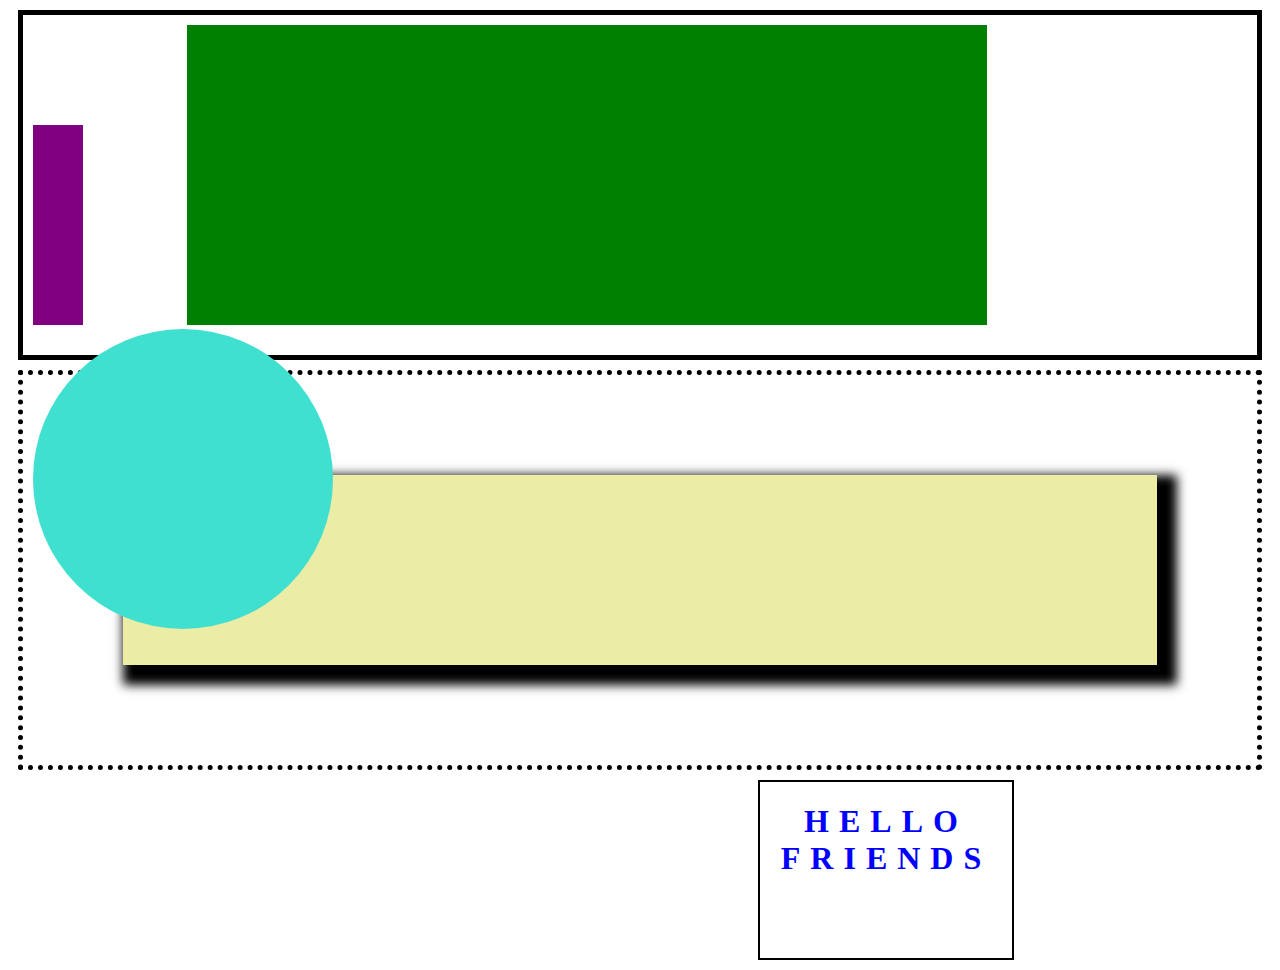
<file: second/index.html>
<!DOCTYPE html>
<html lang="en">
<head>
    <meta charset="UTF-8">
    <meta name="viewport" content="width=device-width, initial-scale=1.0">
    <link rel="stylesheet" href="index.css">
    <title>Second</title>
</head>
<body>
    <body>
        <div class="topbox">
          <div class="shapeone">
            
          </div>
          <div class="shapetwo">
            
          </div>
          <div class="shapethree">
            
          </div>
        </div>
        <div class="middlebox">
            <div class="shapefour">
              
            </div>
        </div>
        <div class="bottombox">
          <h1>HELLO FRIENDS</h1>
        </div>
      </body>
    
</body>
</html>
</file>
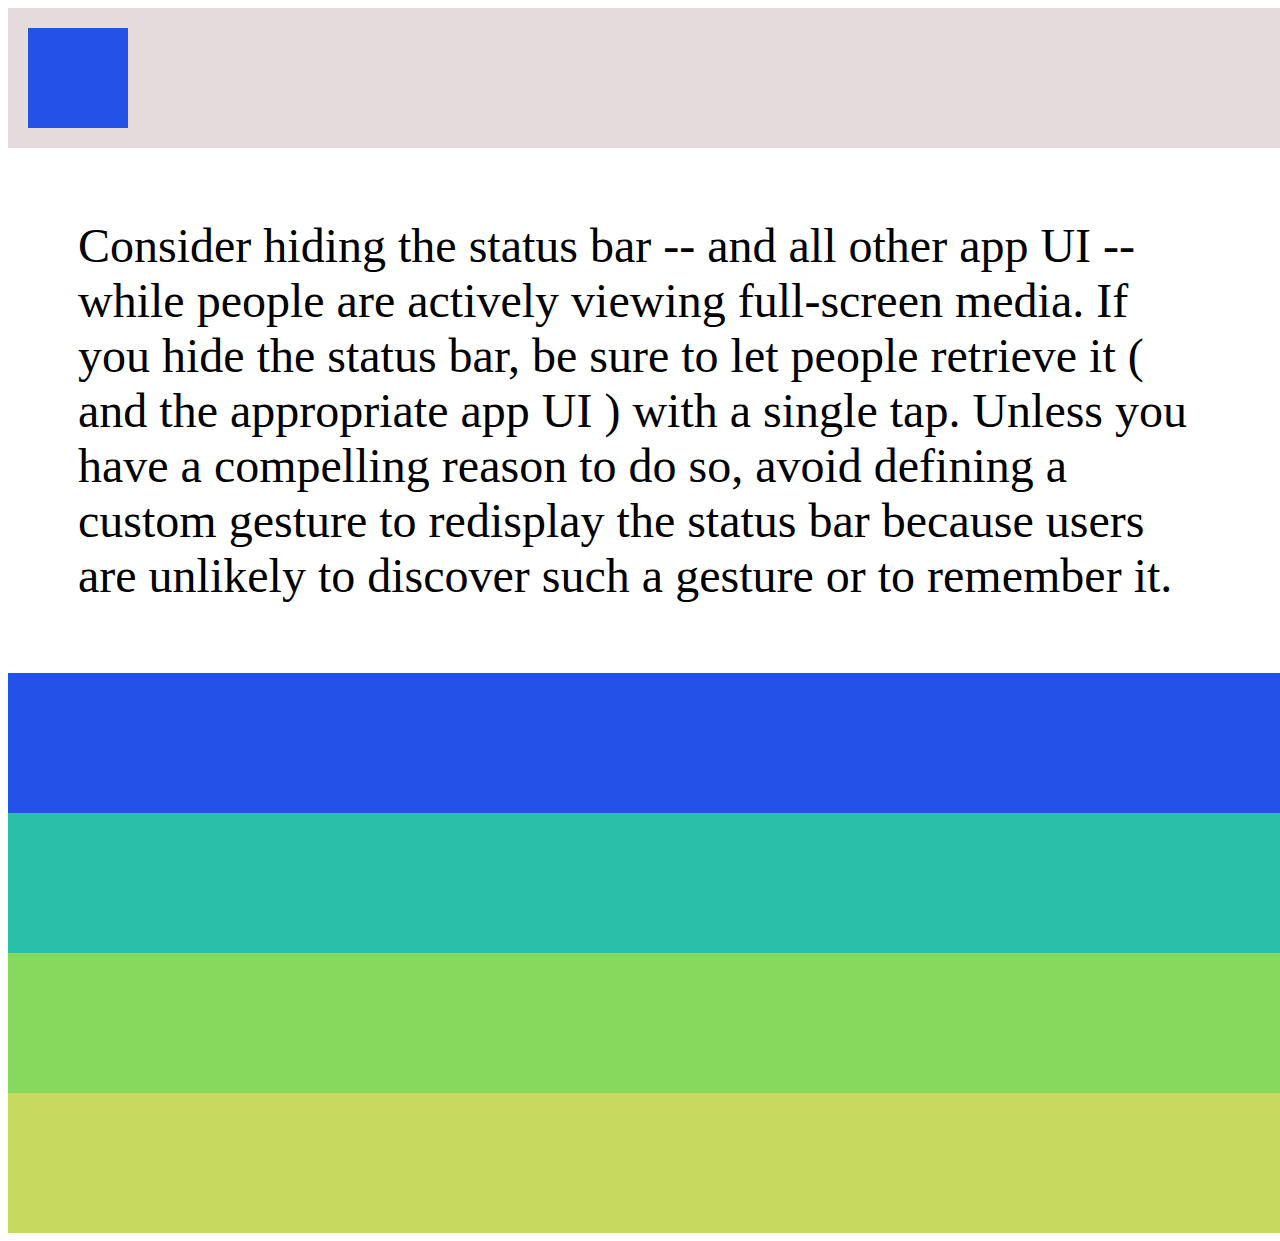
<file: third/index.html>
<!DOCTYPE html>
<html lang="en">
<head>
    <meta charset="UTF-8">
    <meta name="viewport" content="width=device-width, initial-scale=1.0">
    <link rel="stylesheet" href="index.css">
    <title>Third</title>
</head>
<body>
    <div class="header">
        <div class="box"></div>
    </div>
    <p class="text">        Consider hiding the status bar -- and all other app UI -- while people are actively viewing full-screen media. If you hide the status bar, be sure to let people retrieve it ( and the appropriate app UI ) with a single tap. Unless you have a compelling reason to do so, avoid defining a custom gesture to redisplay the status bar because users are unlikely to discover such a gesture or to remember it.
    </p>
    <div class="longbox"></div>
        <div class="longbox2"></div>
        <div class="longbox3"></div>
        <div class="longbox4"></div>
</body>
</html>
</file>
<file: second/index.css>
body {
    background-color:;
}
.topbox {
    height: 350px;
    padding: 10px;
    border: 5px black solid;
    margin: 10px;
    box-sizing: border-box;
}
.shapeone {
    height: 200px;
    width: 50px;
    margin-right: 100px;
    background-color: purple;
    display: inline-block;
}

.shapetwo {
    height: 300px;
    width: 800px;
    margin-right: 100px;
    background-color: green;
    display: inline-block;
}
.shapethree {
    height: 300px;
    width: 300px;
    background-color: turquoise;
    border-radius: 50%;
    display: inline-block;
}
.middlebox {
    height: 400px;
    margin: 10px;
    padding : 100px;
    border: 5px black dotted;
    box-sizing: border-box;
    box-shadow: black;

}
.shapefour{
    height: 100%;
    width: 100%;
    background-color: rgb(235, 236, 165);
    box-shadow: black 10px 10px 10px 10px;
    
}
.bottombox{
    height: 20vh;
    width: 20vw;
    margin: 10px;
    text-align: center;
    color: blue;
    background-color: white;
    box-sizing: border-box;
    border: 2px black solid;
    letter-spacing: 10px;
    margin-left: 750px;
}
</file>
<file: third/index.css>
.header{
    height: 120px;
    width: 100%;
    background-color: rgb(228, 220, 220);
    padding: 10px;
}
.box{
    height: 50px;
    width: 50px;
    background-color: rgb(36, 81, 231);
    margin: 10px;
    padding: 25px;
}
.text{
    font-size: 3em;
    margin: 70px;
    box-sizing: border-box;
}
.longbox{ height: 120px;
    width: 100%;
    background-color: rgb(36, 81, 231);
    padding: 10px;
}
.longbox2{
    height: 120px;
    width: 100%;
    background-color: rgb(41, 192, 167);
    padding: 10px;
}
.longbox3{
    height: 120px;
    width: 100%;
    background-color: rgb(133, 218, 94);
    padding: 10px;
}
.longbox4{    height: 120px;
    width: 100%;
    background-color: rgb(199, 218, 94);
    padding: 10px;
}
</file>
